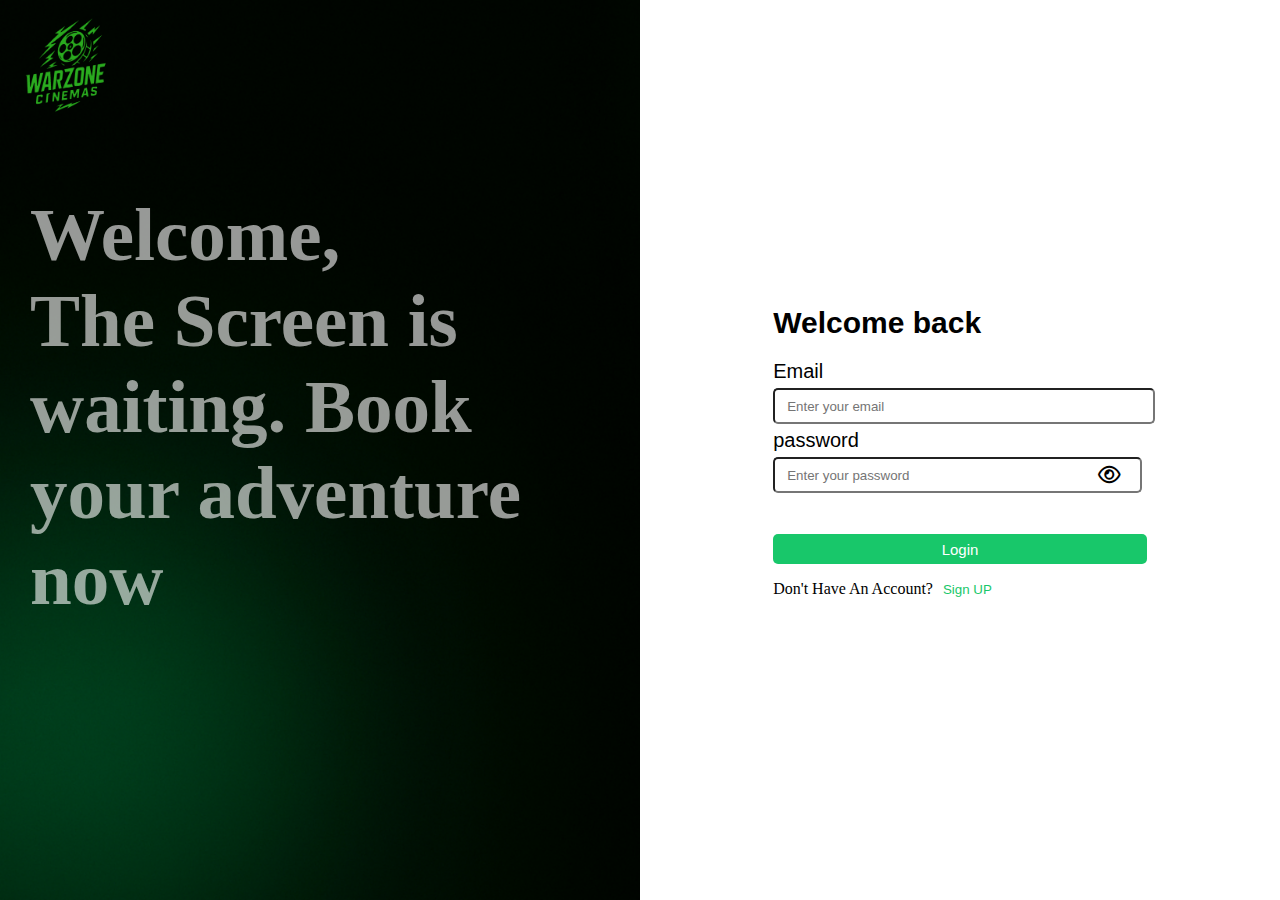
<file: index.html>
<!DOCTYPE html>
<html lang="en">
<head>
    <meta charset="UTF-8">
    <title>Warzone Cinemas</title>
    <link rel="stylesheet" href="./style/style.css">
    <link rel="icon" href="./images/logo1.png" type="image/X-icon">
    <link rel="stylesheet" href="https://cdnjs.cloudflare.com/ajax/libs/font-awesome/6.7.2/css/all.min.css" integrity="sha512-Evv84Mr4kqVGRNSgIGL/F/aIDqQb7xQ2vcrdIwxfjThSH8CSR7PBEakCr51Ck+w+/U6swU2Im1vVX0SVk9ABhg==" crossorigin="anonymous" referrerpolicy="no-referrer" />
    
</head>
<body>
    <div class="main">  
        <div class="logo">
            <img src="./images/logo1.png" alt="logo" style="width: 100%; height: 100%;">
        </div>
        <div class="main2">
            <div class="content">
                <h2>Welcome, <br>
                The Screen is waiting. Book your adventure now</h2>
            </div>
            <div class="login-signup">
                <div id="signup" >
                    <h2>Create an account</h2>
                    <label>Email</label>
                    <input type="email" id="email" placeholder="Enter your Email"> <br> <br>
    
                    <label for="">password</label>
                    <div class="pass"><input type="password" id="pass1" maxlength="8"  placeholder="Enter Password">
                        <button class="icon" onclick="toggle_1()"><i class="fa-regular fa-eye"  id="icon1"></i></button></div>
                    <div class="pass"><input type="password" id="pass2" maxlength="8" placeholder="Re-Enter the Password">
                            <button  class="icon" onclick="toggle_2()"><i class="fa-regular fa-eye" id="icon2"></i></button></div>
                    
                    <p class="error" id="error"></p>
                    <p class="sucess" id="sucess"></p> <br> <br>
                    <button class="submit" onclick="signup()">Create account</button>
                    <p>Already Have An Account? <button onclick="log()" class="nav">Log In</button></p>
                </div>
    
                <div id="login">
                    <h2>Welcome back</h2>
                    <label>Email</label>
                    <input type="email" id="userEmail" placeholder="Enter your email">
    
                    <label for="">password</label>
                    <div class="pass"><input type="password" id="userPass" placeholder="Enter your password">
                        <button onclick="toggle()" class="icon"><i class="fa-regular fa-eye" id="icon"></i></button></div>
                    
                    <p id="error1" class="error"></p>
                    <p class="sucess" id="sucess1"></p> <br> <br>
                    <button class="submit" onclick="login()">Login</button>
                    <p>Don't Have An Account? <button onclick="sign()" class="nav">Sign UP</button></p>
                </div>
            </div>
        </div>
    </div>
    
    <script src="./script/script.js"></script>
</body>
</html>
</file>
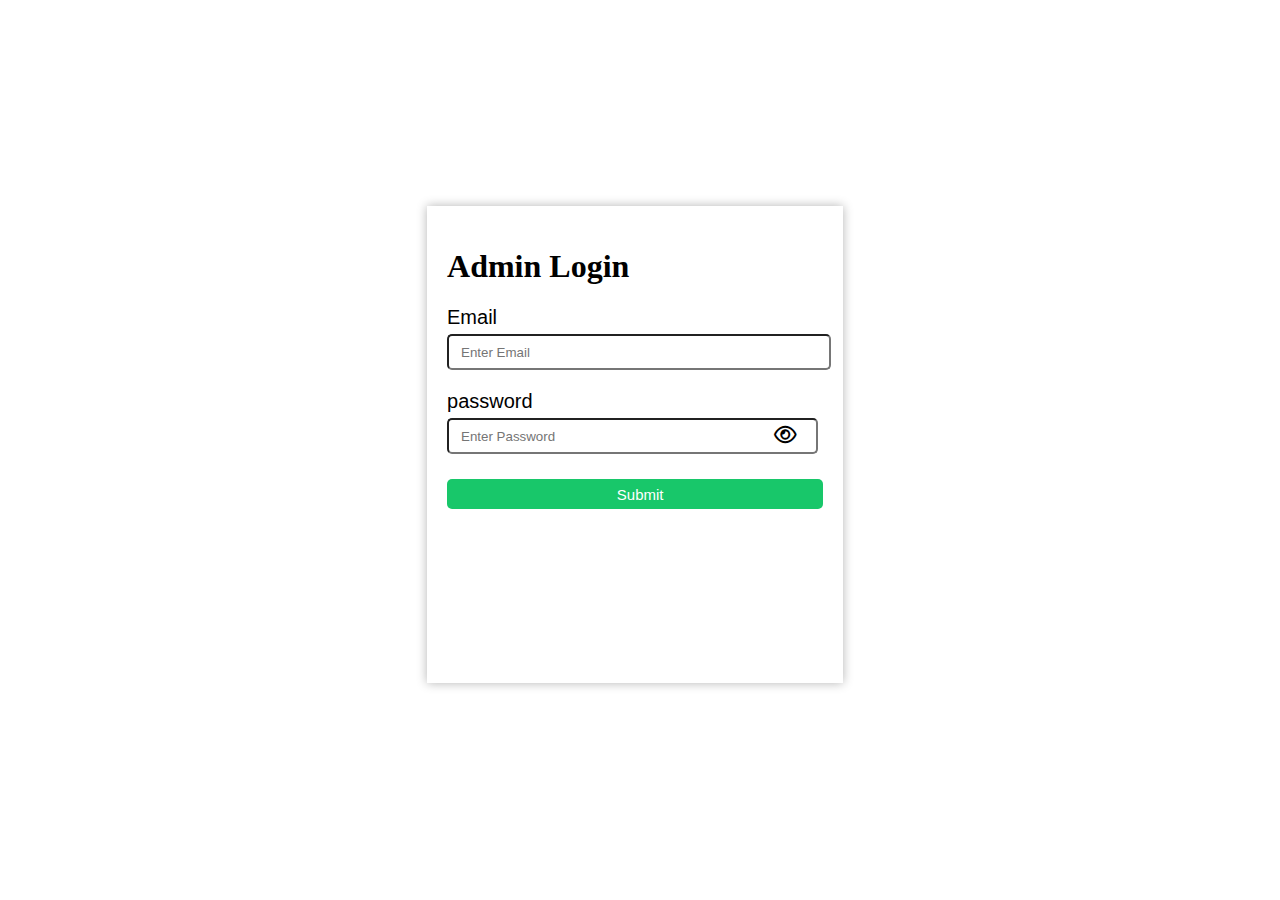
<file: admin.html>
<!DOCTYPE html>
<html lang="en">
<head>
    <meta charset="UTF-8">
    <meta name="viewport" content="width=device-width, initial-scale=1.0">
    <title>Admin Login</title>
    <link rel="stylesheet" href="https://cdnjs.cloudflare.com/ajax/libs/font-awesome/6.7.2/css/all.min.css" integrity="sha512-Evv84Mr4kqVGRNSgIGL/F/aIDqQb7xQ2vcrdIwxfjThSH8CSR7PBEakCr51Ck+w+/U6swU2Im1vVX0SVk9ABhg==" crossorigin="anonymous" referrerpolicy="no-referrer" />
    <link rel="icon" href="./images/logo1.png" type="image/x-icon">
    <link rel="stylesheet" href="./style/admin.css">
</head>
<body>
    <div class="main">
        <div class="form">
            <h1>Admin Login</h1>
            <label>Email</label>
            <input type="email" placeholder="Enter Email" id="email">

            <label>password</label>
            <div class="pass"><input type="password" id="pass" maxlength="8"  placeholder="Enter Password">
                <button class="icon" onclick="toggle()"><i class="fa-regular fa-eye"  id="icon1"></i></button>
            </div>
                <p id="error"></p>
                <p id="sucess"></p>
            <input type="submit" value="Submit" onclick="submit()">
        </div>
    </div>  
    <script src="./script/admin.js"></script>  
</body>
</file>
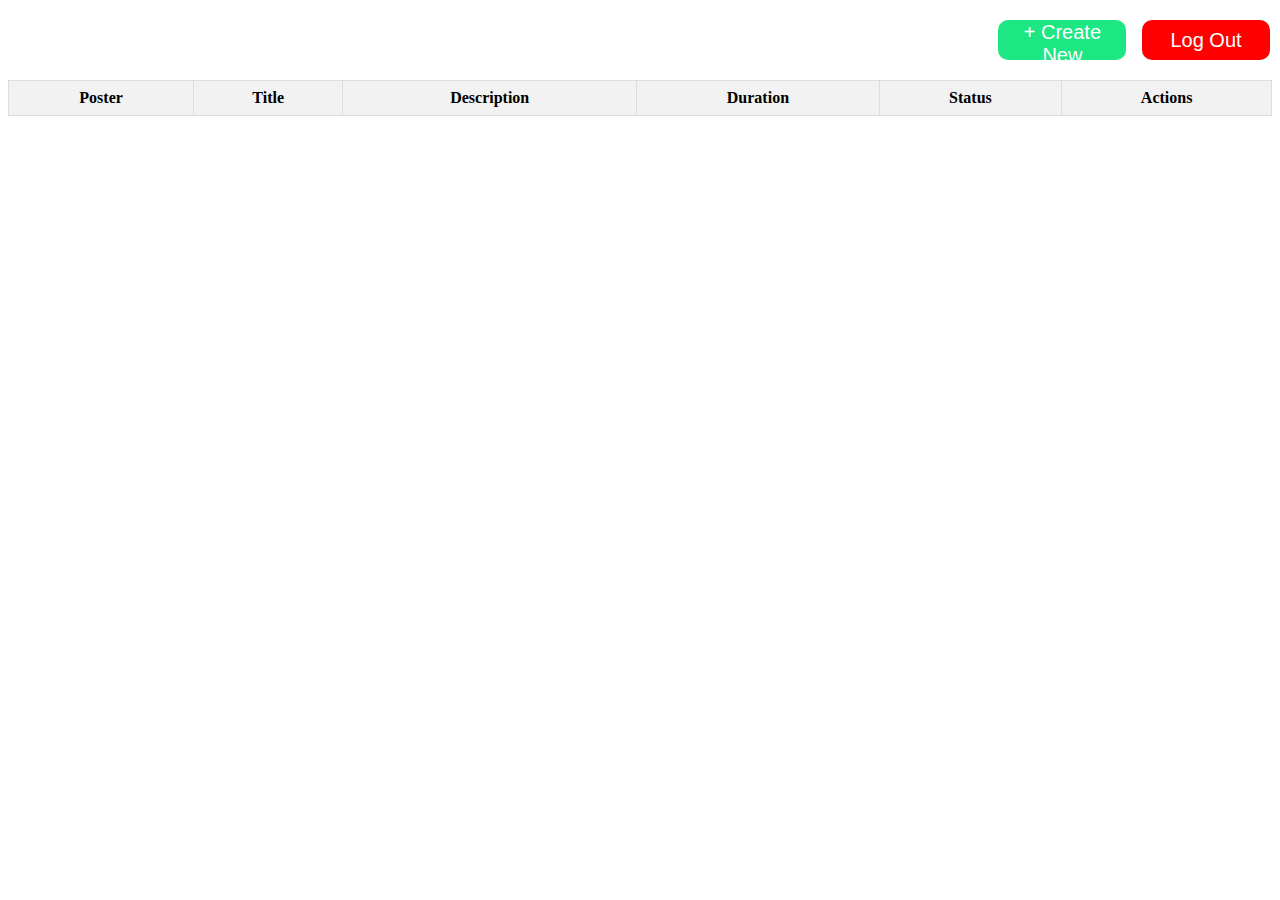
<file: adminDashboard.html>
<!DOCTYPE html>
<html lang="en">
<head>
  <meta charset="UTF-8" />
  <meta name="viewport" content="width=device-width, initial-scale=1.0"/>
  <title>Movie Manager</title>
  <link rel="stylesheet" href="./style/admindashboard.css">
  <link rel="icon" href="./images/logo1.png" type="image/x-icon">
  <link rel="stylesheet" href="https://cdnjs.cloudflare.com/ajax/libs/font-awesome/6.7.2/css/all.min.css" integrity="sha512-Evv84Mr4kqVGRNSgIGL/F/aIDqQb7xQ2vcrdIwxfjThSH8CSR7PBEakCr51Ck+w+/U6swU2Im1vVX0SVk9ABhg==" crossorigin="anonymous" referrerpolicy="no-referrer" />

</head>
<body>

<button onclick="addMovie()" style="position: absolute; right: 12%; top: 20px;width: 10%;height: 40px;background-color: transparent; border-radius: 10px; border: none; cursor: pointer; color: white; font-size: 20px; background-color: #1DE782;">+ Create New</button>
<button onclick="logOut()" style="position: absolute; right: 10px; top: 20px;width: 10%;height: 40px;background-color: transparent; border-radius: 10px; border: none; cursor: pointer; color: white; font-size: 20px; background-color: red;">Log Out</button>

<form id="movieForm" onsubmit="event.preventDefault(); upload();">
  <h3>Movie Form</h3>
  <label>Movie Title:</label><br/>
  <input type="text" id="movie-name" required/><br/><br/>

  <label>Description:</label><br/>
  <textarea id="desc" required></textarea><br/><br/>

  <label>Duration (HH:MM):</label><br/>
  <input type="number" id="hour" min="0" max="12" onblur="formatHour(this)" placeholder="HH" required />
  :
  <input type="number" id="mins" min="0" max="59" onblur="formatMin(this)" placeholder="MM" required /><br/><br/>

  <div class="date" style="display: flex;"> 
    <label>Start Date:</label><br/>
  <input type="date" id="show-date" required style="width: 150px; margin-left: 5px;margin-right: 10px;"/>

  <label>End Date:</label><br/>
  <input type="date" id="end-date" required style="width: 150px; margin-left: 5px;margin-right: 10px"/>
  </div>
<br/><br/>
  <label>Upload Poster:</label><br/>
  <input type="file" id="poster" accept="image/*" />

  <label>Or Enter Poster URL:</label><br/>
  <input type="text" id="poster-url" /><br/><br/>

  <div class="btn" style="display: flex; justify-content: space-evenly;">
    <button type="submit" class="submit">Save Movie</button>
  <button type="button" class="submit" onclick="closeForm()" style="background-color: red;">Cancel</button>
  </div>
</form>

<table id="movieTable">
  <thead>
    <tr>
      <th>Poster</th>
      <th>Title</th>
      <th>Description</th>
      <th>Duration</th>
      <th>Status</th>
      <th>Actions</th>
    </tr>
  </thead>
  <tbody></tbody>
</table>

<script src="./script/admindashboard.js"></script>

</body>
</html>
</file>
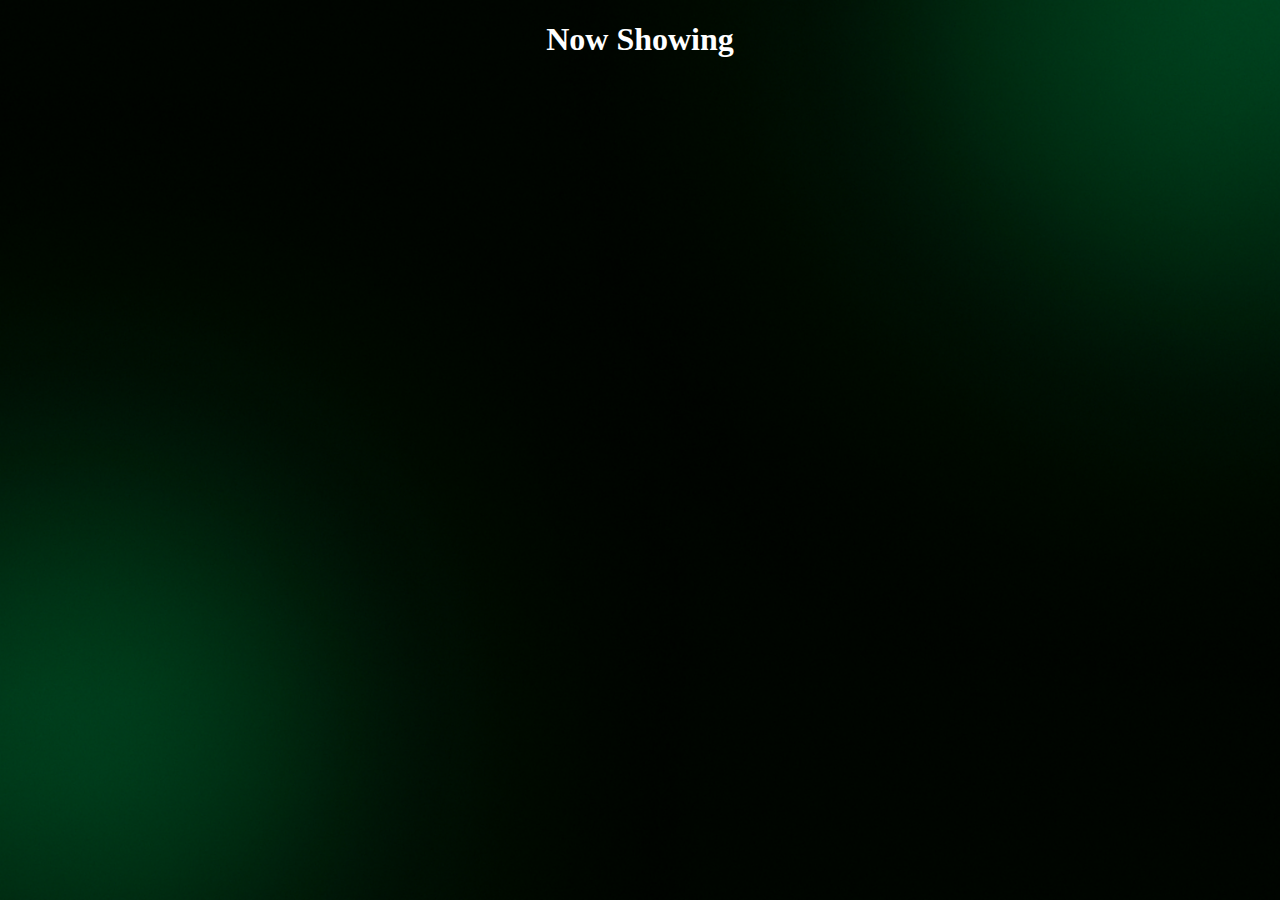
<file: movie.html>
<!DOCTYPE html>
<html lang="en">
<head>
  <meta charset="UTF-8" />
  <title>Movie Cards</title>
  <link rel="stylesheet" href="./style/movie.css">
  <link rel="icon" href="./images/logo1.png" type="image/x-icon">
</head>
<body>
<div class="main">
  <h1><center style="color: white;">Now Showing</center></h1>

<div class="container" id="cardContainer">
</div>
</div>
<script src="./script/movie.js"></script>
</body>
</html>
</file>
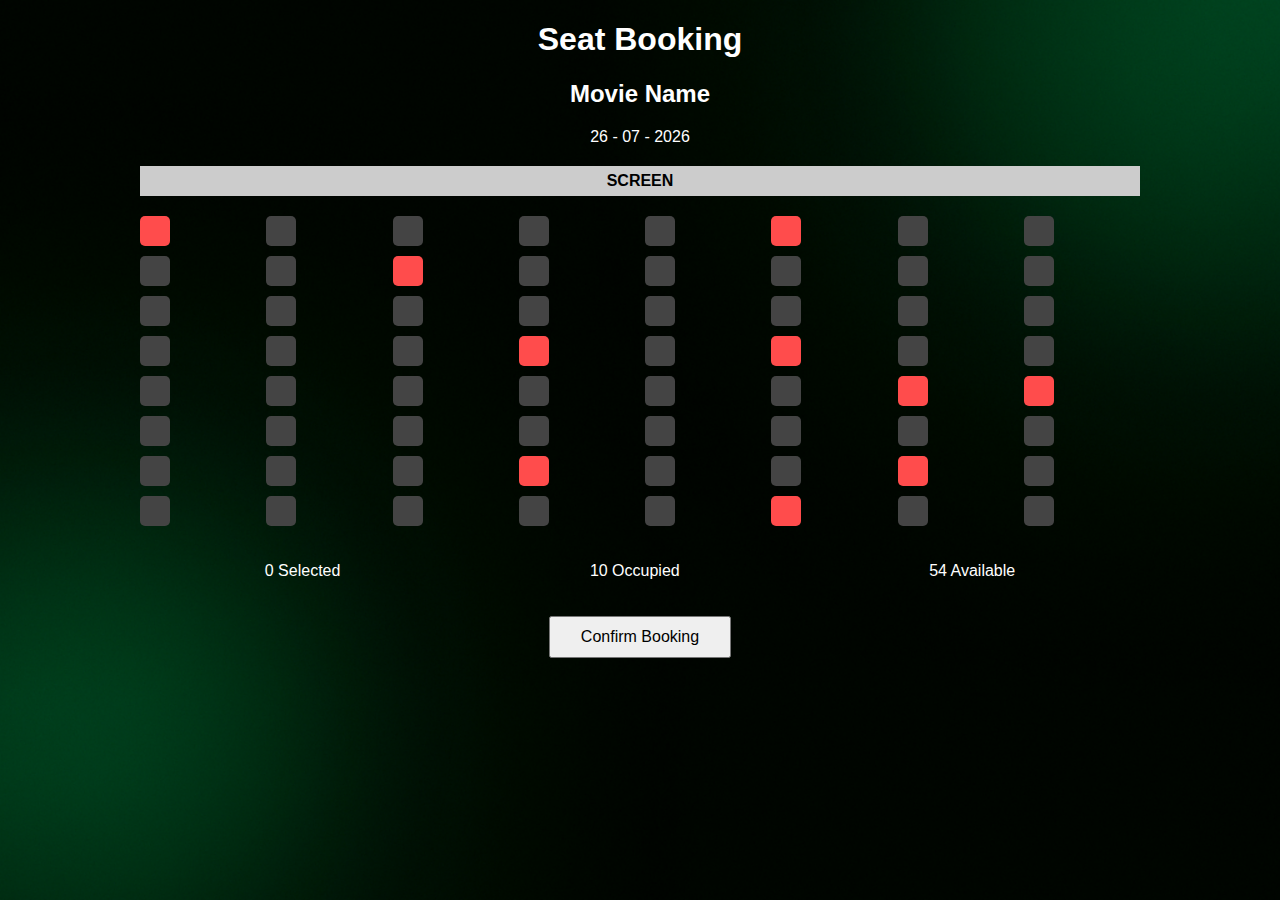
<file: seat.html>
<!DOCTYPE html>
<html lang="en">
<head>
  <meta charset="UTF-8" />
  <title>Seat Booking</title>
  <link rel="stylesheet" href="./style/seat.css" />
  <link rel="icon" href="./images/logo1.png" type="image/x-icon" />
</head>
<body>
  <div class="main">
    <div class="booking-container" id="booking">
      <h1>Seat Booking</h1>
      <h2 id="movieName">Movie Name</h2>
      <p id="movieDate">Date</p>

      <div class="screen">SCREEN</div>
      <div class="seats" id="seatGrid"></div>

      <div class="info">
        <p><span id="SS"></span> Selected</p>
        <p><span id="OPS"></span> Occupied</p>
        <p><span id="AS"></span> Available</p>
      </div>

      <button id="confirmBtn">Confirm Booking</button>
    </div>
  </div>
  <div class="bill" id="bill">
    <h1><center>WarZone Cinemas</center></h1>
    <h1 id="BookedTitle" style="text-align: center;">Movie Name</h1> <br>
    <pre>
    <span class="label">Date           : </span><span class="label" id="BookedDate"></span>
    <span class="label">booked Seats   : </span><span class="label" id="BookedSeats"></span> 
    <span class="label">price per seat : 250</span>
    <span class="label">Total Price    : </span><span class="label" id="BookedPrice"></span>
    </pre> 
    <button id="pay" onclick="pay()"> proceed to pay</button>
  </div>

  <script src="./script/seat.js"></script>
</body>
</html>
</file>
<file: style/style.css>
body {
    margin: 0;
    padding: 0;
    display: flex;
}

.main {
    height: 100vh;
    width: 100vw;
    background: url('../images/back.png');
    background-position: center;
    background-size: cover;
    position: relative;
    /* display: flex; */
}
.main2{
    display: flex;
}

.logo {
    width: 100px;  
    margin: 15px;
    height: 100px;
}

.content {
    width: 40%;
    height: 70vh;
    margin-right: 10%;
    font-size: 50px;
    font-family: Ink free;
    /* text-align: justify; */
    padding-left: 30px;
    color: rgba(255, 255, 255, 0.594);
}

.login-signup {
    position: absolute;
    width: 50%;
    top: 0;
    right: 0;
    display: flex;
    margin: 0;
    height:100%;
    background-color: #fff;
    align-items: center;
    justify-content: center;
}

#signup {
    display: none;
    width: 60%;
}

#signup h2 {
    margin: 20px;
    margin-left: 0;
    padding: 0;
    font-size: 30px;
    font-family: sans-serif;
}

#signup label {
    margin: 20px;
    margin-left: 0;
    padding: 0;
    font-size: 20px;
    font-family: sans-serif;
}

#signup input {
    width: 100%;
    height: 30px;
    text-indent: 10px;
    margin: 5px;
    margin-left: 0;
    border-radius: 5px;
}

#signup .icon {
    position: absolute;
    right: 20px;
    font-size: 20px;
    background-color: transparent;
    border: none;
}

.pass {
    position: relative;
    display: flex;
    align-items: center;
    justify-content: center;
}

.error {
    color: red;
    margin: 0;
}

.sucess {
    color: rgb(28, 196, 28);
    margin: 0;
}

.submit {
    border: none;
    width: 100%;
    height: 30px;
    /* padding: 15px; */
    background-color: #18C76A;
    border-radius: 5px;
    color: #fff;
    cursor: pointer;
    font-size: 15px;
}

.nav {
    background-color: transparent;
    border: none;
    color: #18C76A;
    cursor: pointer;
}


#login {
    display: block;
}

#login h2 {
    margin: 20px;
    margin-left: 0;
    padding: 0;
    font-size: 30px;
    font-family: sans-serif;
}

#login label {
    margin: 20px;
    margin-left: 0;
    padding: 0;
    font-size: 20px;
    font-family: sans-serif;
}

#login input {
    width: 100%;
    height: 30px;
    text-indent: 10px;
    margin: 5px;
    margin-left: 0;
    border-radius: 5px;
}

#login .icon {
    position: absolute;
    right: 20px;
    font-size: 20px;
    background-color: transparent;
    border: none;
}
</file>
<file: style/admin.css>
.main{
    width: 98vw;
    height: 97vh;
    display: flex;
    align-items: center;
    justify-content: center;
}
.form{
    width: 30%;
    height: 50%;
    padding: 20px;
    box-shadow: 0 0  10px rgba(0, 0, 0, 0.297)
}

label{
    margin: 20px;
    margin-left: 0;
    padding: 0;
    font-size: 20px;
    font-family: sans-serif;
}
input{
    width: 100%;
    height: 30px;
    text-indent: 10px;
    margin: 5px;
    margin-bottom: 20px;
    margin-left: 0;
    border-radius: 5px;
}
.pass {
    position: relative;
    display: flex;
    align-items: center;
    justify-content: center;
}

#error {
    color: red;
    margin: 0;
}

#sucess {
    color: rgb(28, 196, 28);
    margin: 0;
}
input[type='submit']{
    border: none;
    width: 100%;
    height: 30px;
    /* padding: 15px; */
    background-color: #18C76A;
    border-radius: 5px;
    color: #fff;
    cursor: pointer;
    font-size: 15px;
}
.icon{
    position: absolute;
    right: 20px;
    top: 10px;
    font-size: 20px;
    background-color: transparent;
    border: none;
}
</file>
<file: style/admindashboard.css>
#movieForm{
    display: none;
    width: 40%;
    height: 90%;
    padding: 20px;
    position: absolute;
    background-color: white;
    top: 0;
    left: 30%;
    border-radius: 10px;
    box-shadow: 0px 0px 10px rgba(0,0,0,0.7);
}

label{
    display: block;
}
input{
    width: 100%;
    height: 30px;
}
textarea{
    width: 100%;
    height: 80px;
}
input[type="date"],
input[type="time"]{
    width: 60%;
}
input[type="number"]{
    width: 20%;
    /* margin-right: 30px; */
}
.submit{
    width: 40%;
    height: 40px;
    background-color: transparent;
    border-radius: 10px;
    border: none;
    cursor: pointer;
    color: white;
    font-size: 20px;
    background-color: #1DE782;
}
table {
    width: 100%;
    border-collapse: collapse;
    margin-top: 80px;
  }
  th, td {
    border: 1px solid #ddd;
    padding: 8px;
    text-align: center;
  }
  th {
    background-color: #f2f2f2;
  }
</file>
<file: style/movie.css>
body {
  margin: 0;
  padding: 0;
  display: flex;
}

.main {
  height: 100vh;
  width: 100vw;
  background: url('../images/back.png');
  background-position: center;
  background-size: cover;
  position: relative;
  /* display: flex; */
}   
    
    .container {
      display: grid;
      grid-template-columns: auto auto auto auto;
      gap: 20px;
      padding: 20px;
    }
    .card {
      width: 220px;
      text-align: center;
      text-decoration: none;

    }
    .card img {
      width: 100%;
      height: auto;
      border-radius: 4px;
    }
    .card h3 {
      font-size: 30px;
      margin: 0;
      color: white;
      font-family: sans-serif;
    }
    .card p {
      margin: 0;
      font-size: 25px;
    }
    .status {
      font-weight: bold;
      color: green;
    }
    .Available-Soon {
      color: red;
    }
</file>
<file: style/seat.css>
body {
  background: #222;
  color: #fff;
  font-family: Arial, sans-serif;
  text-align: center;
  padding: 20px;
  margin: 0;
  padding: 0;
  display: flex;
}  
.main {
  height: 100vh;
  width: 100vw;
  background: url('../images/back.png');
  background-position: center;
  background-size: cover;
  position: relative;
  /* display: flex; */
}

.booking-container {
  max-width: 1000px;
  margin: auto;
  display: block;
}

.screen {
  background: #ccc;
  height: 30px;
  margin: 20px 0;
  color: #000;
  line-height: 30px;
  font-weight: bold;
}

.seats {
  display: grid;
  grid-template-columns: repeat(8, 1fr);
  gap: 10px;
  justify-content: center;
}

.seat {
  width: 30px;
  height: 30px;
  background: #444;
  border-radius: 5px;
  cursor: pointer;
  transition: 0.3s;
}

.seat.selected {
  background: #6feaf6;
}

.seat.occupied {
  background: #ff4c4c;
  cursor: not-allowed;
}

.info {
  display: flex;
  justify-content: space-around;
  margin-top: 20px;
}

button {
  margin-top: 20px;
  padding: 10px 30px;
  font-size: 16px;
  cursor: pointer;
}
.bill{
  position: absolute;
  width: 50%;
  left: 25%;
  top: 10%;
  height: auto;
  display: none;
  background-color: transparent;
  border: 2px solid white;
  padding: 20px;
  text-align: left;
}
.label{
font-size:24px;
font-weight: bold;
margin-top: 0.83em;
margin-bottom: 0.83em;
Padding: 0
}
</file>
